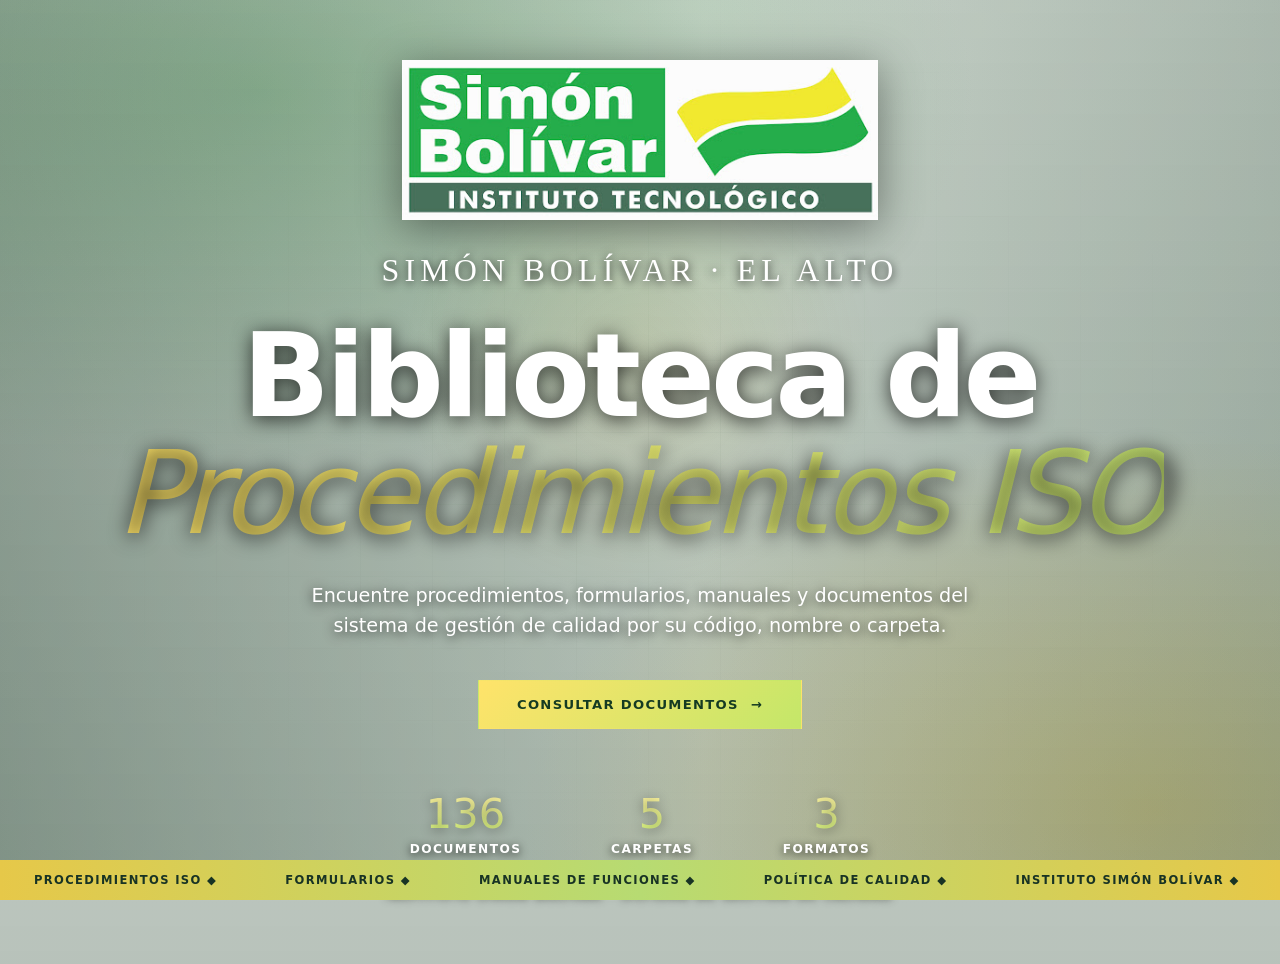
<file: index.html>
<!DOCTYPE html>
<html lang="es">
<head>
<meta charset="UTF-8"><meta name="viewport" content="width=device-width, initial-scale=1.0">
<title>Procedimientos ISO · Instituto Simón Bolívar</title>
<meta name="description" content="Biblioteca digital de procedimientos, formularios y documentos ISO del Instituto Simón Bolívar.">
<link rel="stylesheet" href="assets/style.css">
</head>
<body>
<div class="bg-video welcome-video"><video autoplay muted loop playsinline preload="auto" aria-hidden="true"><source src="assets/videos/fondo%20video.mp4" type="video/mp4"></video></div>
<div class="cursor-glow" id="cg"></div>
<section class="hero">
  <div class="crest"><img src="assets/img/logo.jpg" alt="Instituto Simón Bolívar" onerror="this.parentNode.classList.add('noimg');this.remove()"></div>
  <p class="eyebrow">Simón Bolívar · El Alto</p>
  <h1>Biblioteca de<br><em>Procedimientos ISO</em></h1>
  <p class="sub">Encuentre procedimientos, formularios, manuales y documentos del sistema de gestión de calidad por su código, nombre o carpeta.</p>
  <a href="biblioteca.html" class="btn btn-gold">Consultar documentos <span>→</span></a>
  <div class="hero-stats">
    <div><b id="documentos-count">—</b><span>Documentos</span></div>
    <div><b id="carpetas-count">—</b><span>Carpetas</span></div>
    <div><b id="formatos-count">—</b><span>Formatos</span></div>
  </div>
  <div class="hero-foot">Instituto Simón Bolívar · Sistema de gestión de calidad</div>
</section>
<div class="marquee"><div class="marquee-track" id="mq"></div></div>
<script>
const cg=document.getElementById('cg');
addEventListener('mousemove',e=>{cg.style.left=e.clientX+'px';cg.style.top=e.clientY+'px'});
const words=['Procedimientos ISO','Formularios','Manuales de funciones','Política de calidad','Instituto Simón Bolívar','El Alto'];
document.getElementById('mq').innerHTML=[...words,...words,...words,...words].map(w=>`<span>${w} ◆</span>`).join('');
fetch('data/procedimientos-iso.json').then(r=>{
  if(!r.ok) throw new Error(`No se pudo cargar el catálogo (${r.status})`);
  return r.json();
}).then(docs=>{
  const valores=[docs.length,new Set(docs.map(d=>d.carpeta)).size,new Set(docs.map(d=>d.formato)).size];
  ['documentos-count','carpetas-count','formatos-count'].forEach((id,i)=>{
    document.getElementById(id).textContent=valores[i];
  });
}).catch(err=>console.error('Catálogo ISO',err));
</script>
</body></html>
</file>
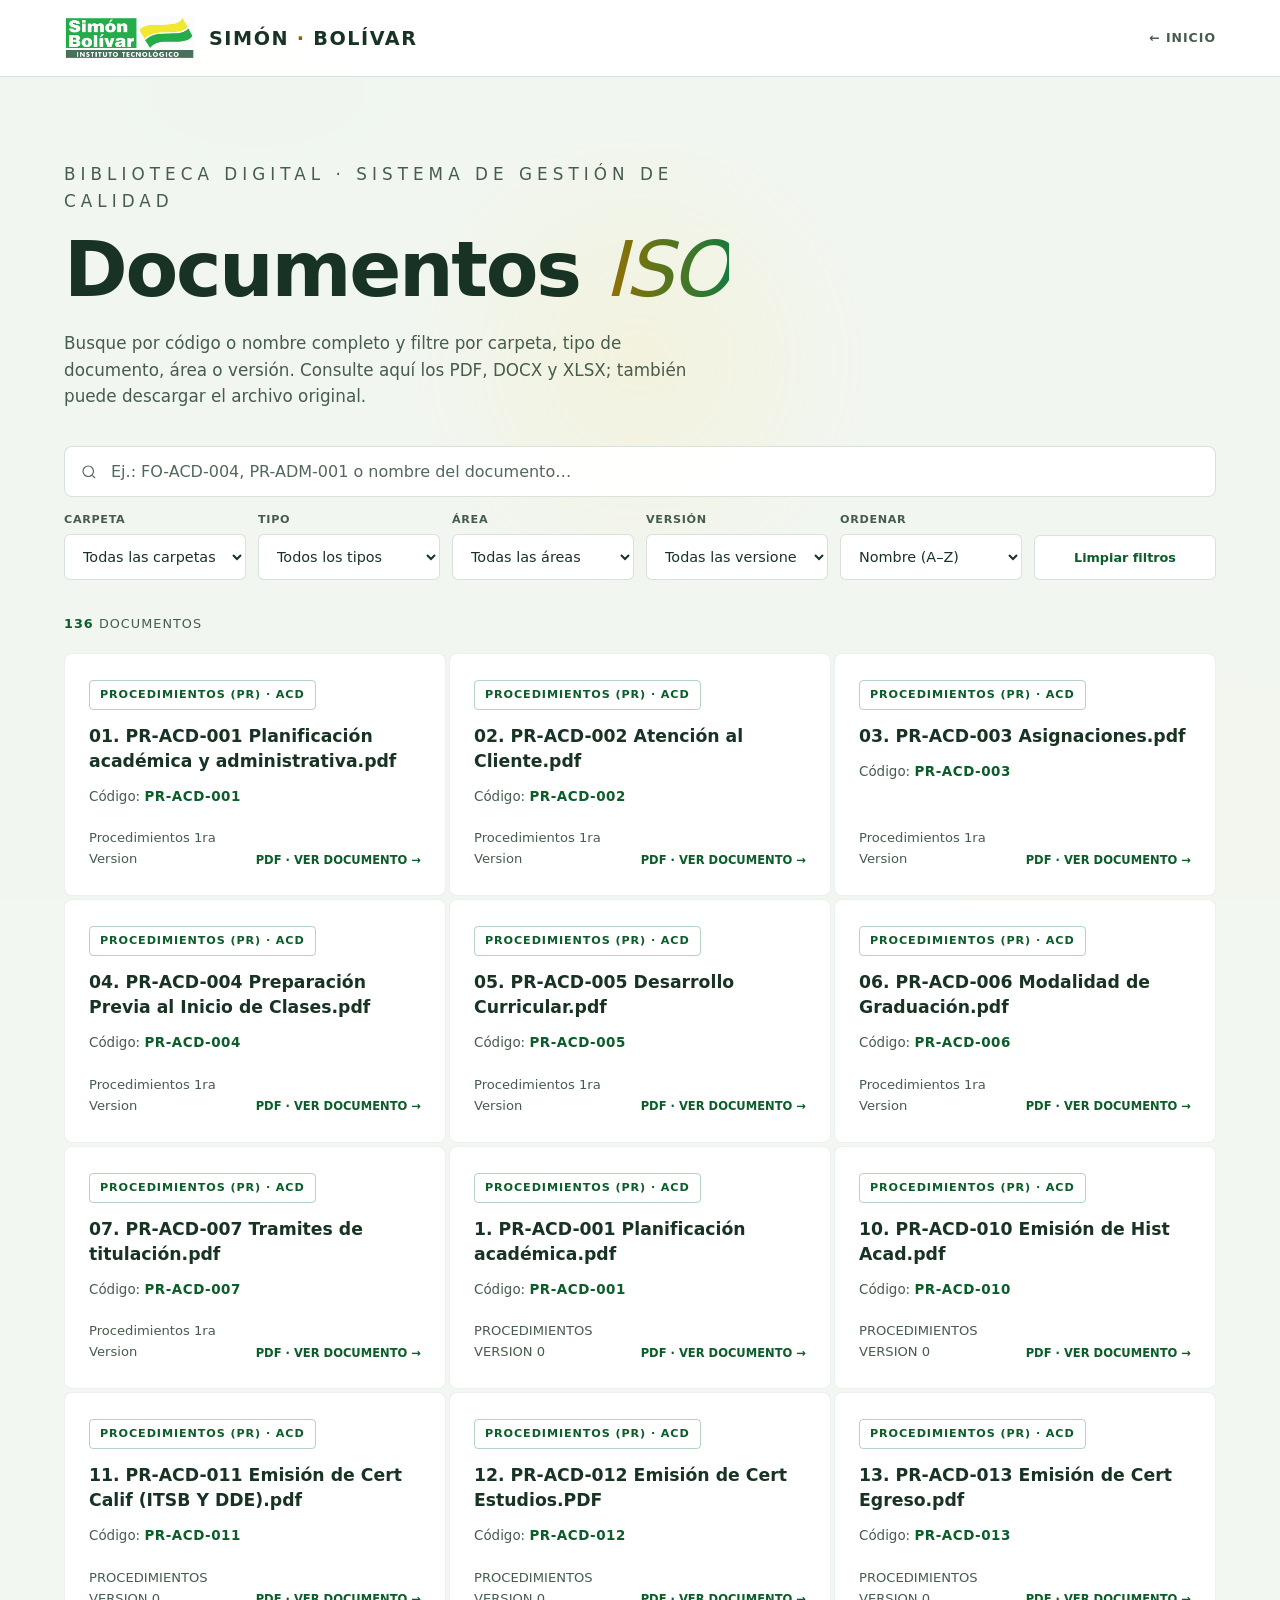
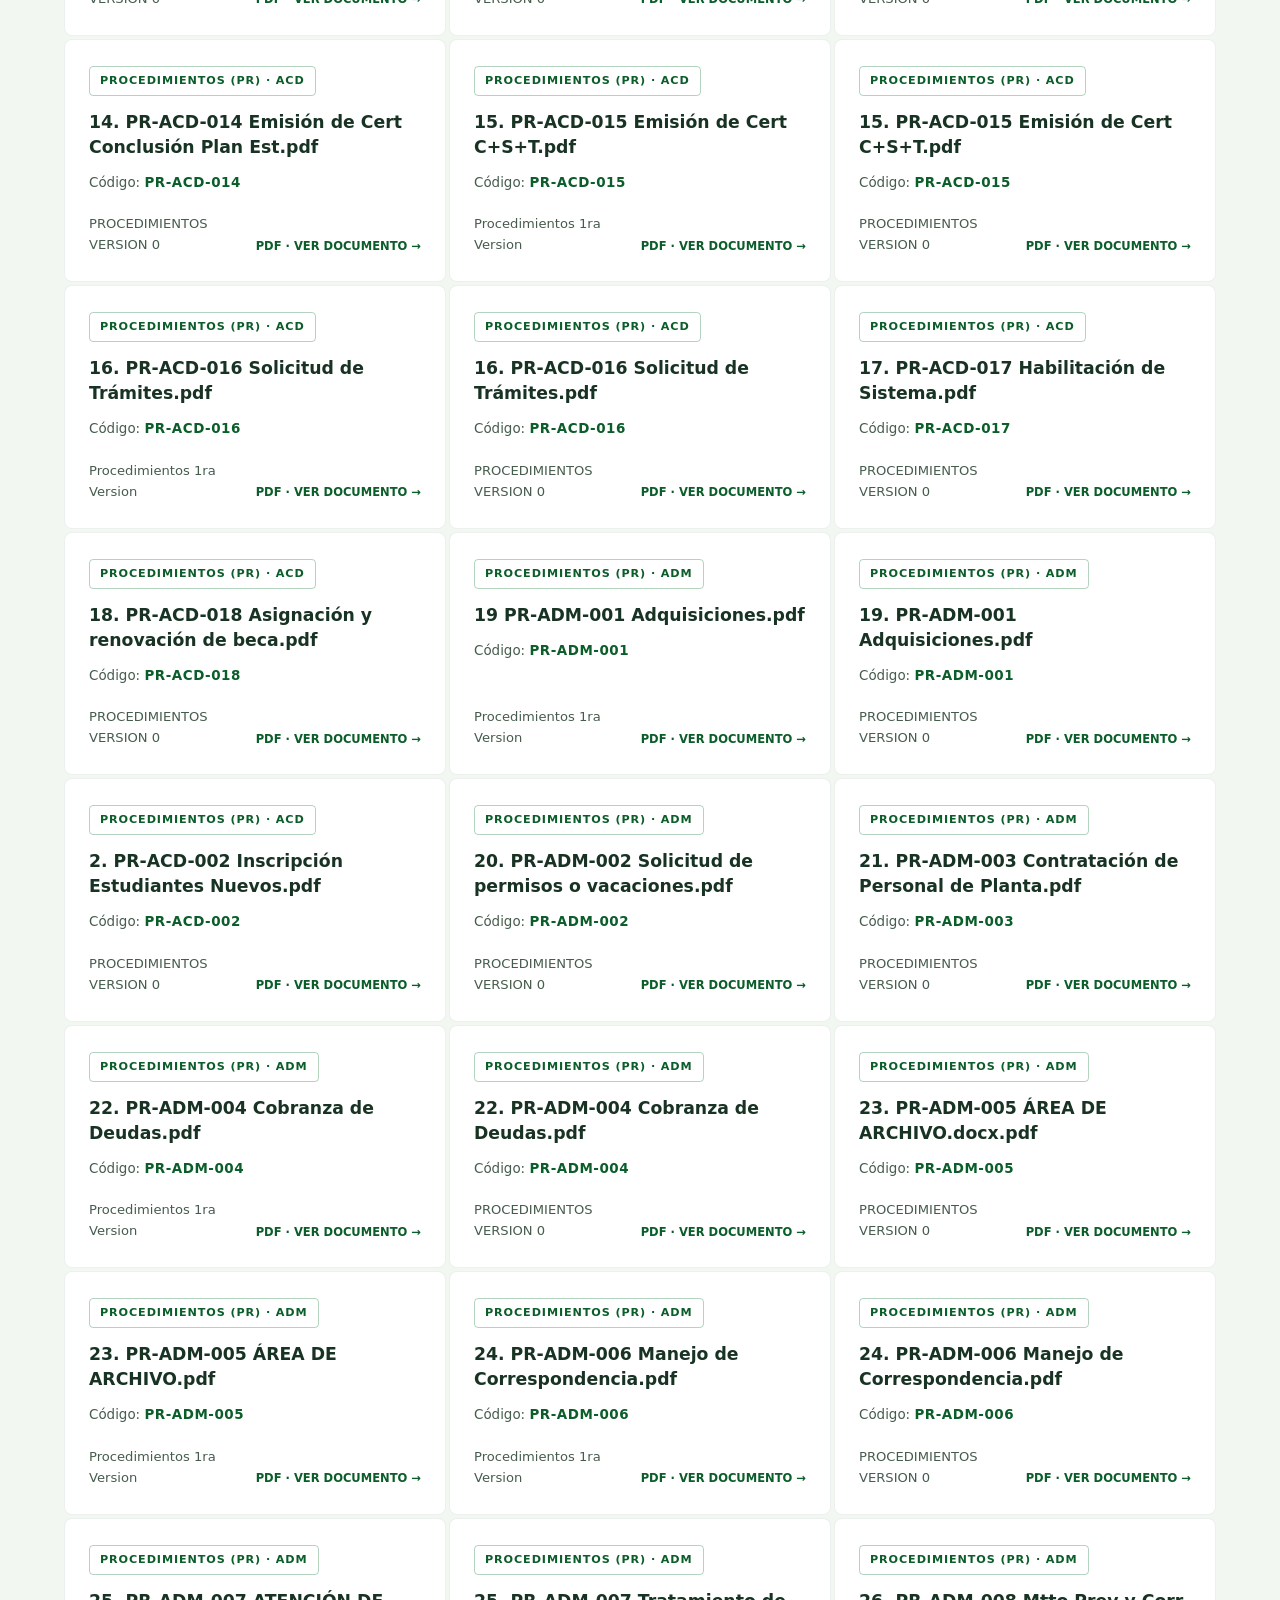
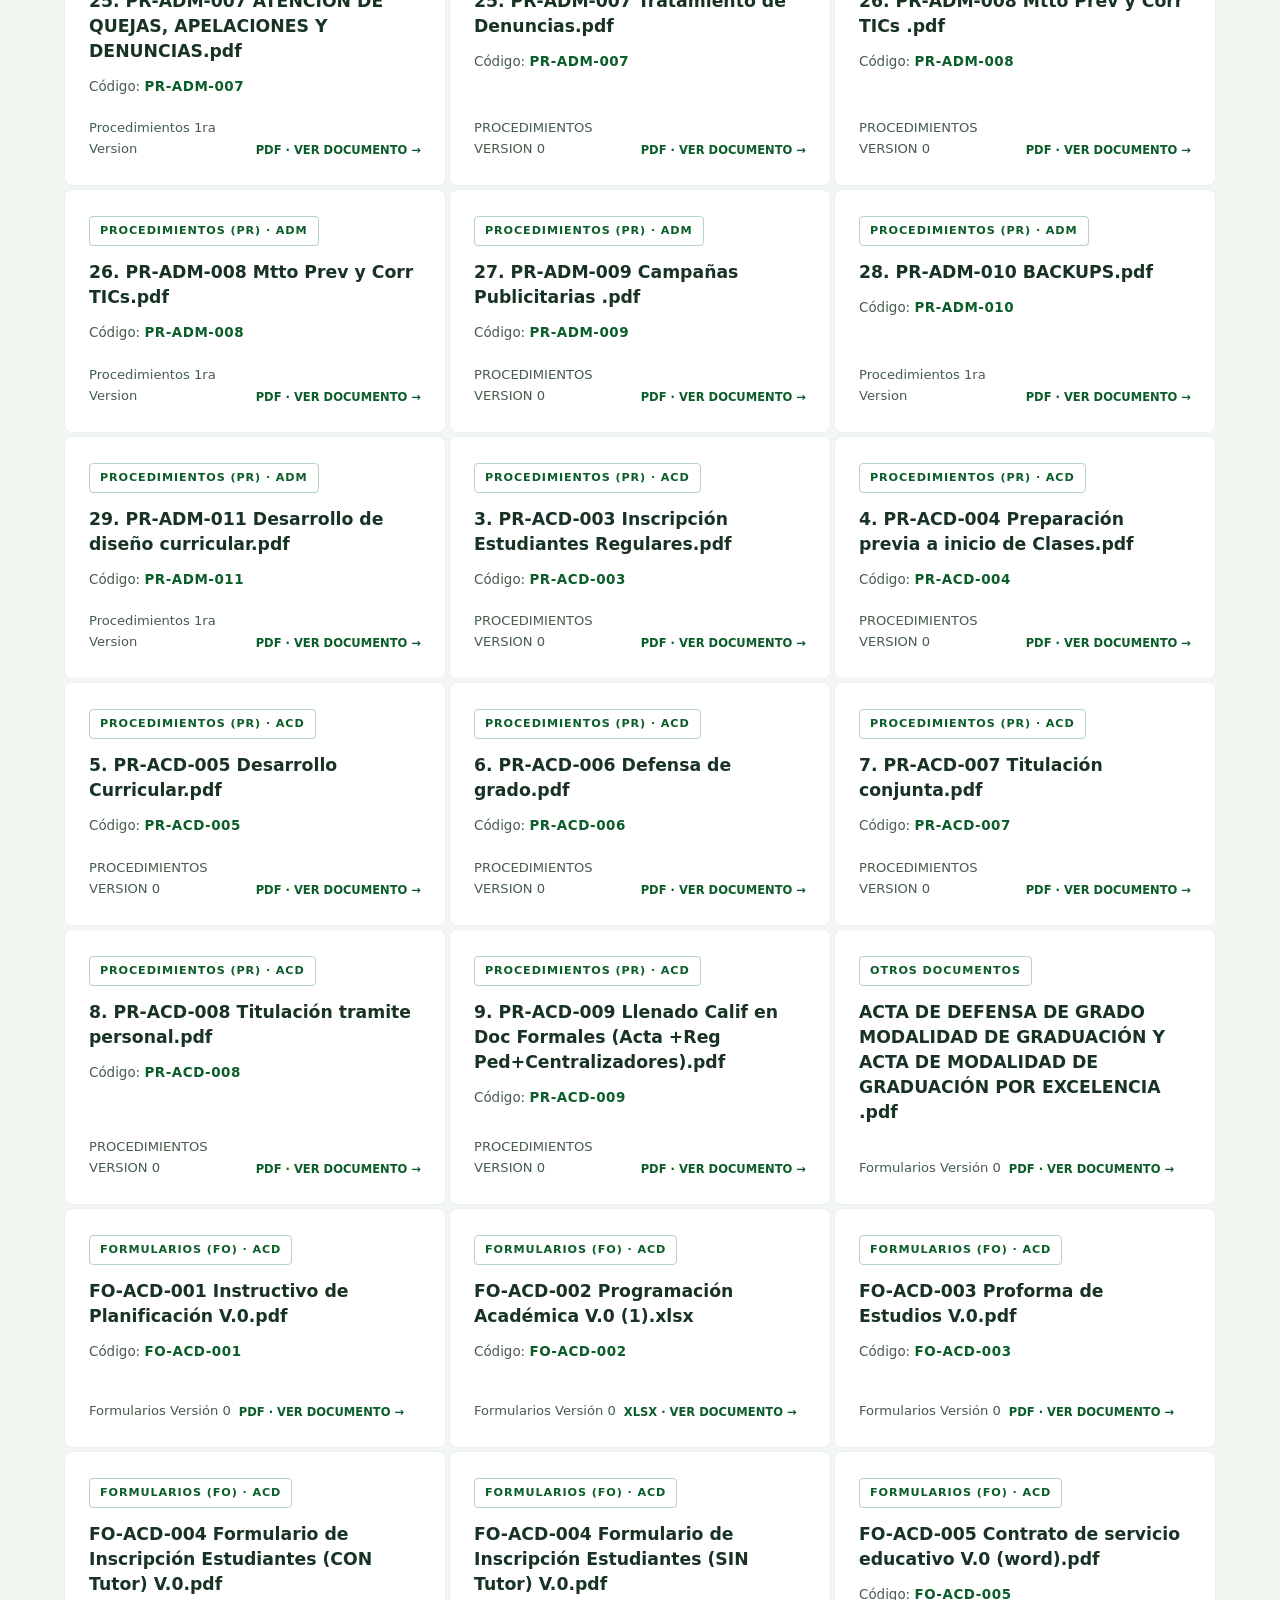
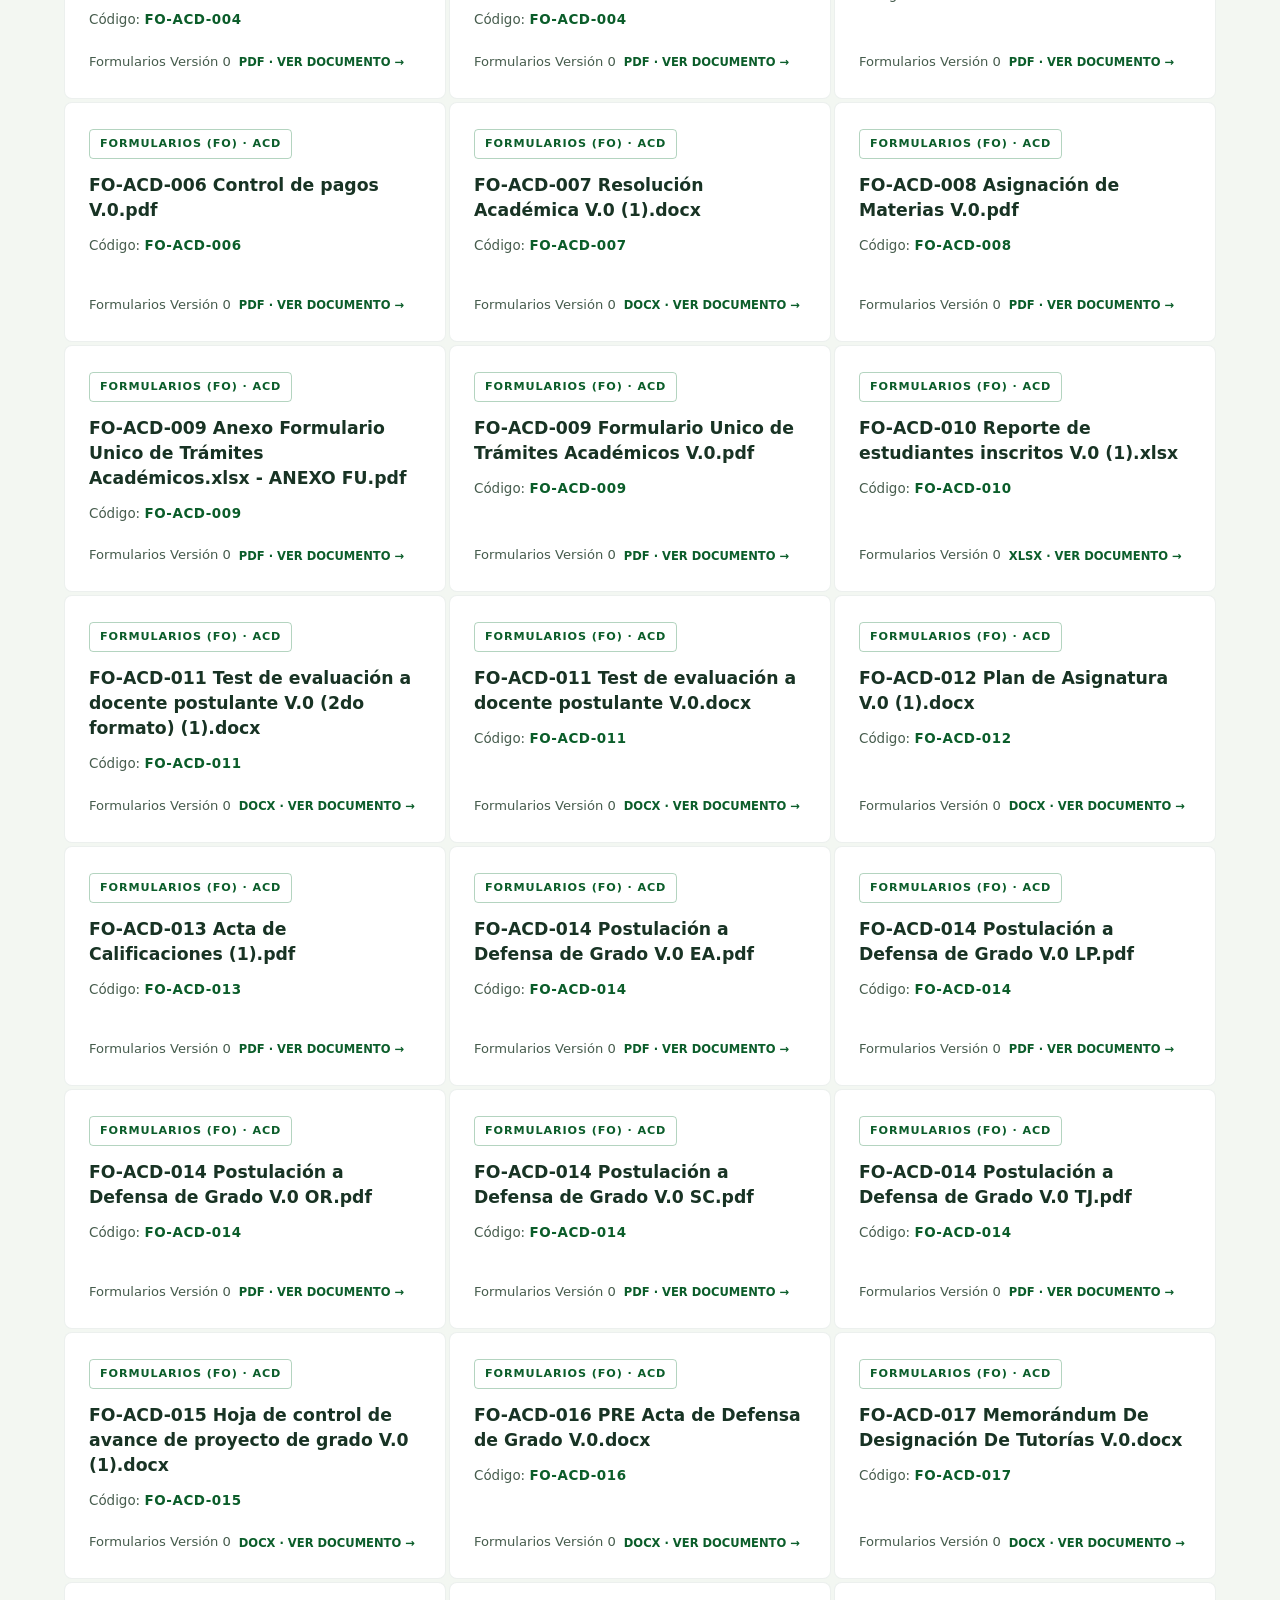
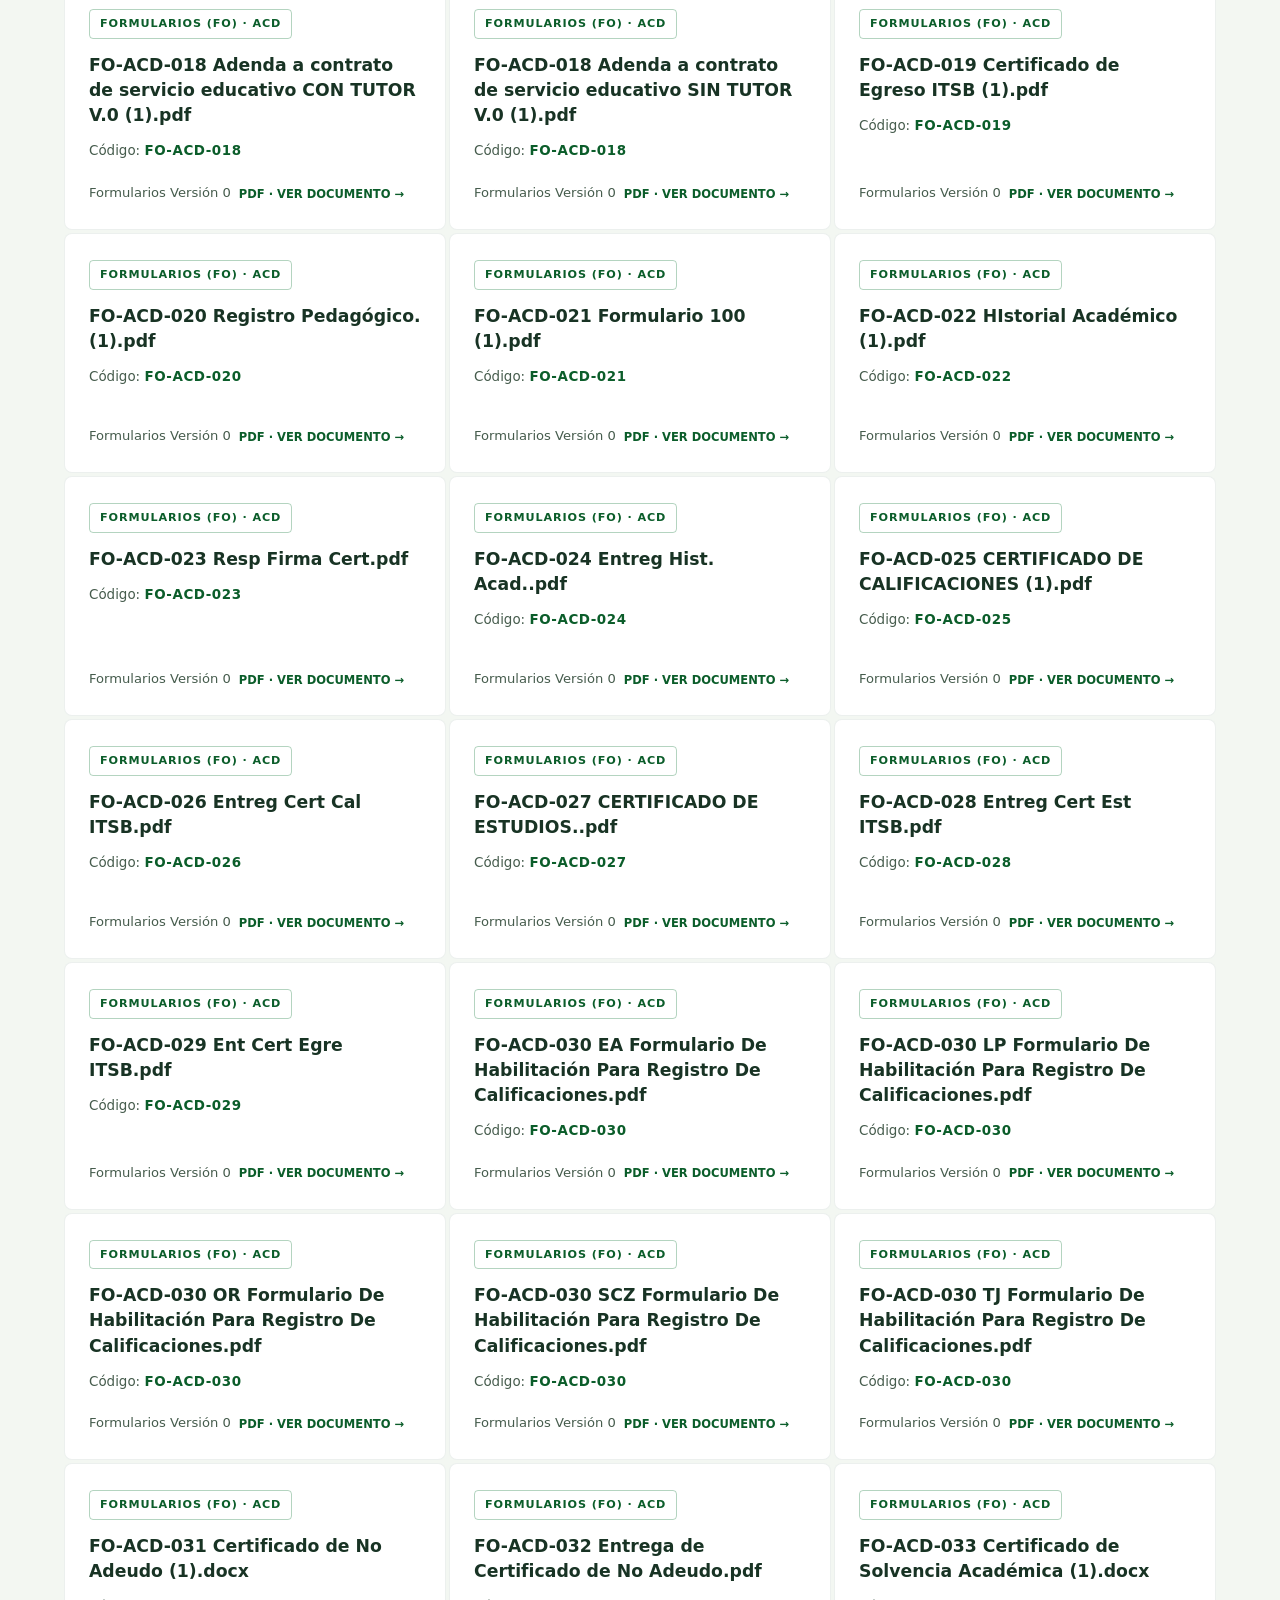
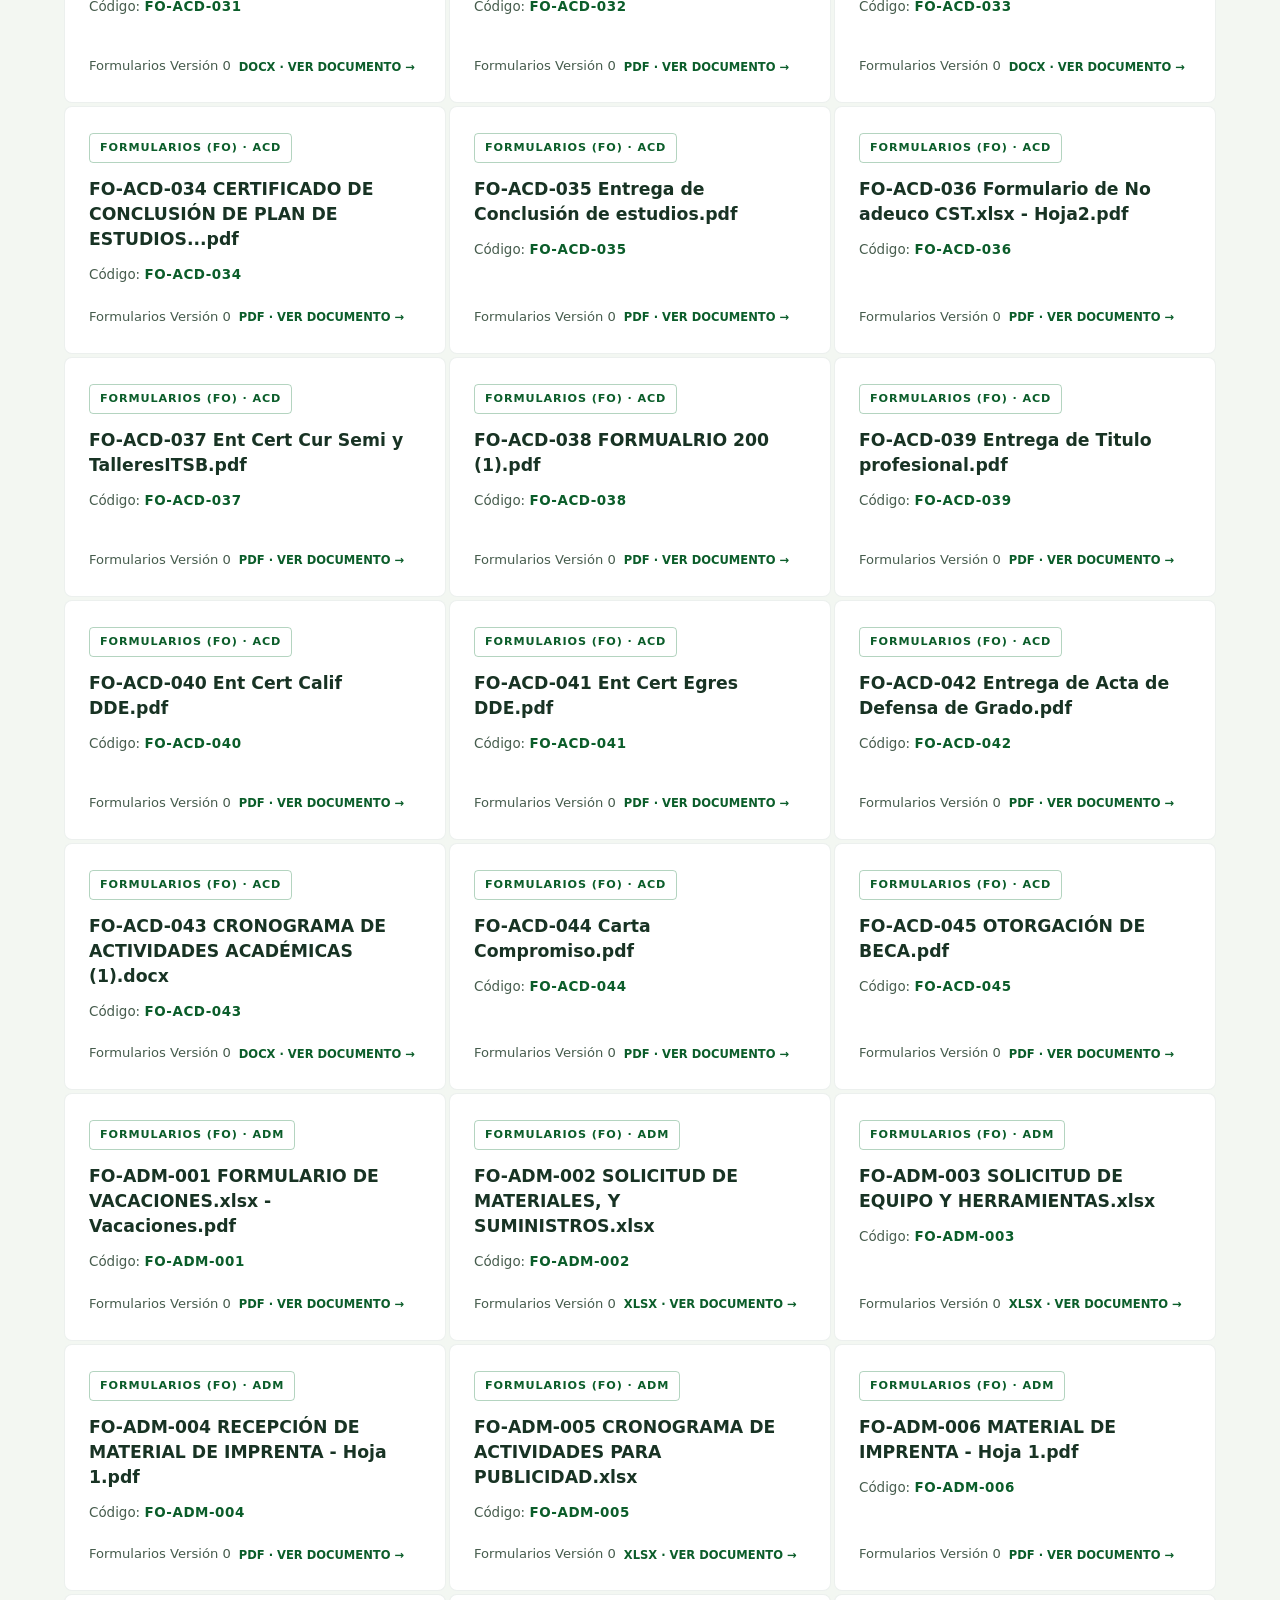
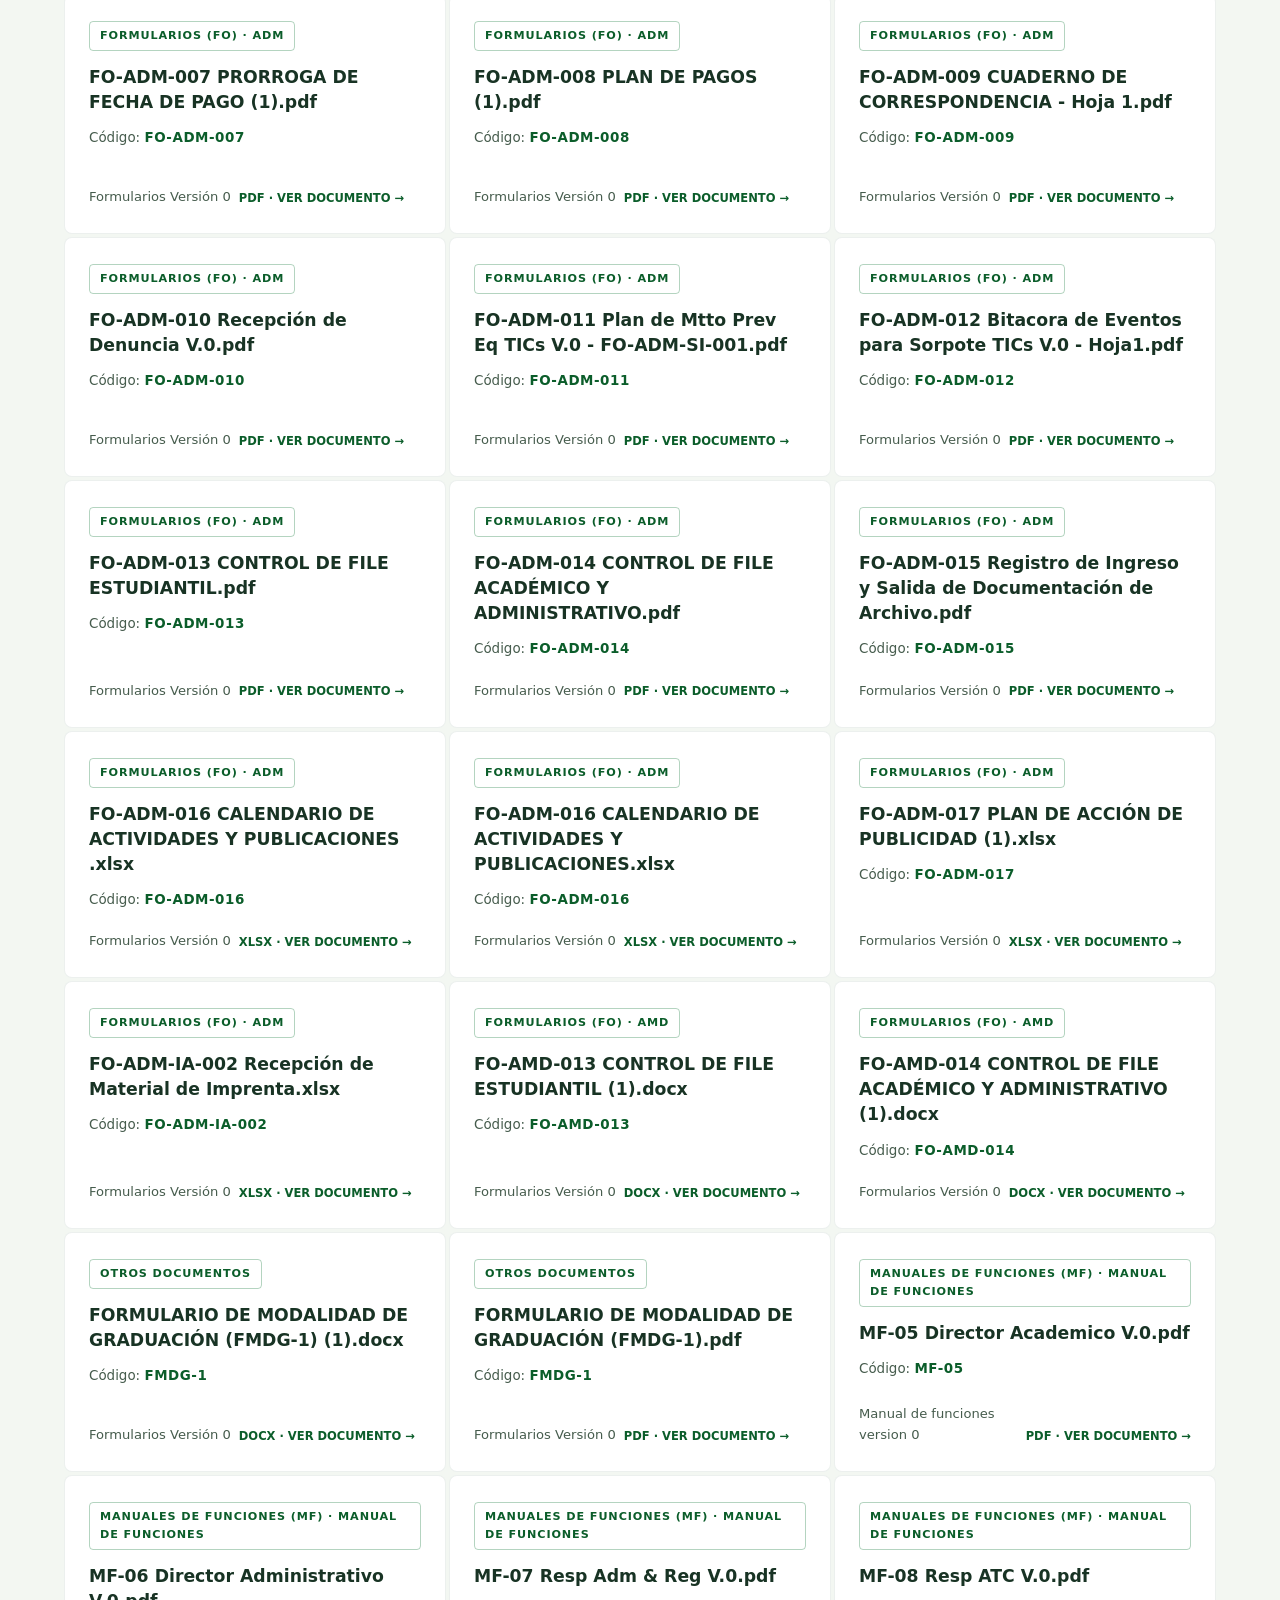
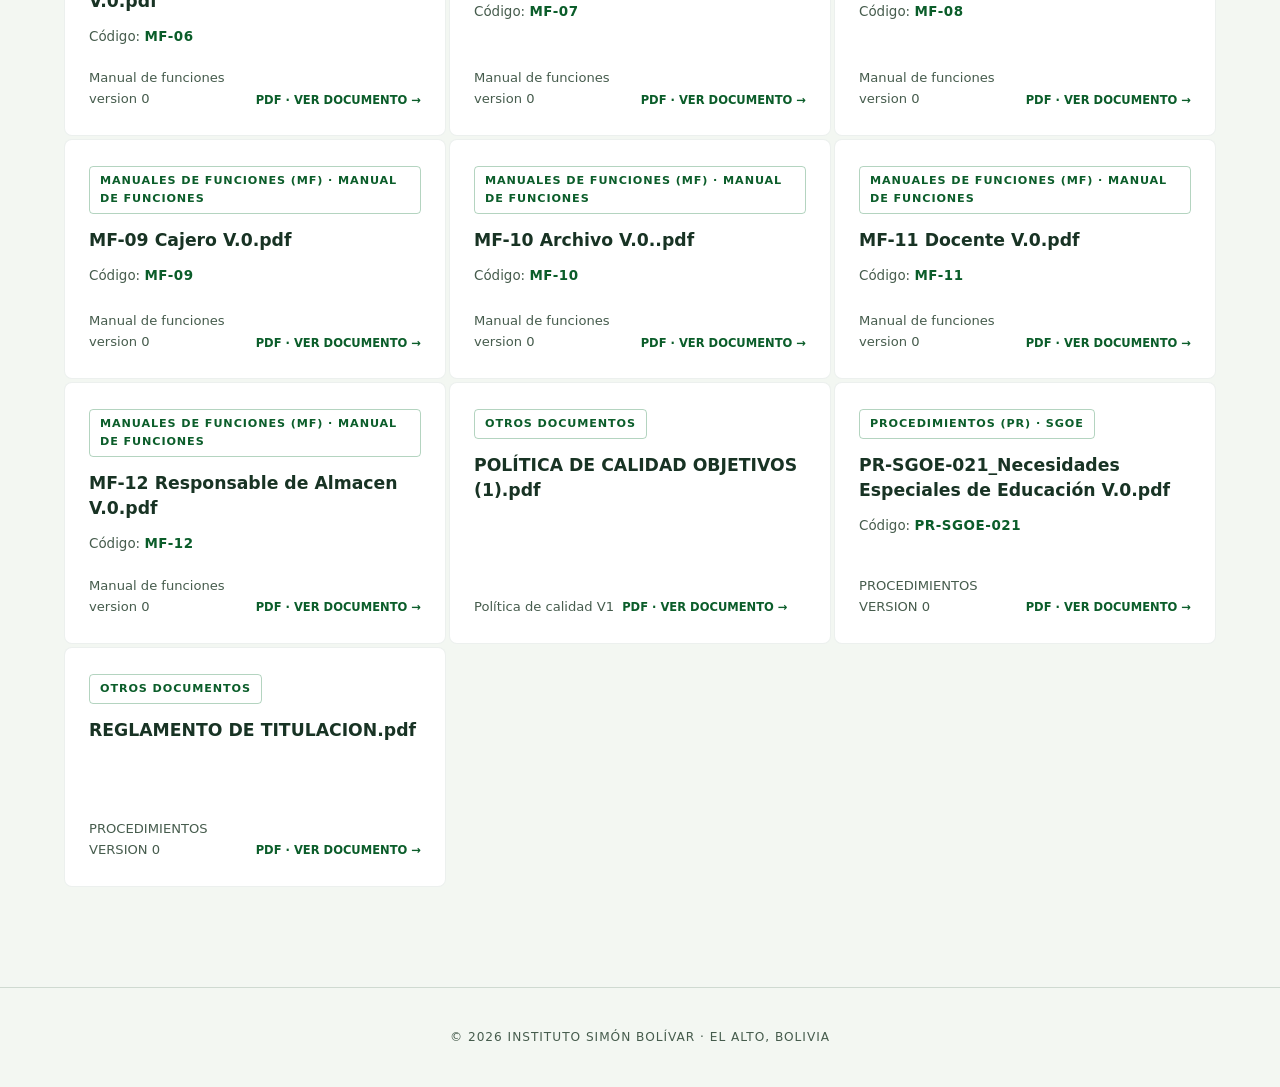
<file: biblioteca.html>
<!DOCTYPE html>
<html lang="es">
<head>
<meta charset="UTF-8"><meta name="viewport" content="width=device-width, initial-scale=1.0">
<title>Procedimientos ISO · Instituto Simón Bolívar</title>
<meta name="description" content="Busque procedimientos ISO por código, nombre completo, carpeta, tipo y área.">
<link rel="stylesheet" href="assets/style.css">
</head>
<body>
<div class="bg-video dim"><video autoplay muted loop playsinline preload="auto" aria-hidden="true"><source src="assets/videos/fondo%20video.mp4" type="video/mp4"></video></div>
<div class="cursor-glow" id="cg"></div>
<nav class="nav"><div class="nav-inner">
  <a href="index.html" class="logo"><img src="assets/img/logo.jpg" alt="" onerror="this.remove()"><span>Simón<i>·</i>Bolívar</span></a>
  <a href="index.html" class="back">← Inicio</a>
</div></nav>

<header class="lib-head">
  <p class="eyebrow">Biblioteca digital · Sistema de gestión de calidad</p>
  <h1>Documentos <em>ISO</em></h1>
  <p>Busque por código o nombre completo y filtre por carpeta, tipo de documento, área o versión. Consulte aquí los PDF, DOCX y XLSX; también puede descargar el archivo original.</p>
</header>

<div class="tools">
  <label class="search">
    <svg viewBox="0 0 24 24" fill="none" stroke="currentColor" stroke-width="1.6"><circle cx="11" cy="11" r="7"/><path d="m20 20-3.5-3.5"/></svg>
    <input id="q" type="search" placeholder="Ej.: FO-ACD-004, PR-ADM-001 o nombre del documento…" autocomplete="off" aria-label="Buscar documentos">
  </label>
  <div class="filters" id="filters">
    <label><span>Carpeta</span><select id="folder" aria-label="Filtrar por carpeta"><option value="">Todas las carpetas</option></select></label>
    <label><span>Tipo</span><select id="type" aria-label="Filtrar por tipo de documento"><option value="">Todos los tipos</option></select></label>
    <label><span>Área</span><select id="area" aria-label="Filtrar por área"><option value="">Todas las áreas</option></select></label>
    <label><span>Versión</span><select id="version" aria-label="Filtrar por versión"><option value="">Todas las versiones</option></select></label>
    <label class="sort"><span>Ordenar</span><select id="sort" aria-label="Ordenar documentos">
      <option value="nombre">Nombre (A–Z)</option>
      <option value="codigo">Código</option>
      <option value="carpeta">Carpeta</option>
    </select></label>
    <button class="reset" id="reset" type="button">Limpiar filtros</button>
  </div>
</div>
<div class="count" id="count"></div>
<main class="grid" id="grid"></main>
<footer class="footer">© 2026 Instituto Simón Bolívar · El Alto, Bolivia</footer>

<div class="modal" id="modal" role="dialog" aria-modal="true" aria-labelledby="document-title">
  <div class="panel">
    <button class="close" id="close" aria-label="Cerrar">×</button>
    <aside class="side" id="side"></aside>
    <div class="viewer" id="viewer"></div>
  </div>
</div>

<script src="assets/vendor/pdf.min.js"></script>
<script src="assets/vendor/mammoth.browser.min.js"></script>
<script src="assets/vendor/xlsx.full.min.js"></script>
<script src="assets/vendor/purify.min.js"></script>
<script src="assets/app.js"></script>
</body></html>
</file>
<file: assets/style.css>
:root{
  --bg:#f3f7f2; --surface:rgba(255,255,255,.96); --surface2:rgba(237,245,238,.98); --line:rgba(24,68,39,.16); --green:#167a3b; --green-d:#0b5d2a;
  --gold:#8a6500; --gold-bright:#765600; --gold-line:rgba(138,101,0,.35);
  --text:#183324; --dim:#465c4d; --ease:cubic-bezier(.2,.7,.2,1);
  --serif:'Segoe UI',system-ui,sans-serif; --sans:'Segoe UI',system-ui,sans-serif;
}
*{box-sizing:border-box;margin:0;padding:0}
html{scroll-behavior:smooth}
body{background:var(--bg);color:var(--text);font-family:var(--sans);font-weight:400;line-height:1.6;-webkit-font-smoothing:antialiased;overflow-x:hidden}
a{color:inherit;text-decoration:none}
::selection{background:var(--gold);color:#000}
.eyebrow{font-size:.68rem;letter-spacing:.3em;text-transform:uppercase;color:var(--gold);font-weight:500}
.btn{display:inline-flex;align-items:center;gap:12px;padding:16px 38px;font:600 .82rem var(--sans);letter-spacing:.1em;text-transform:uppercase;border:1px solid var(--gold);cursor:pointer;transition:.4s var(--ease);background:transparent;color:var(--gold)}
.btn-gold{background:linear-gradient(135deg,#ffe36a,#c4e769);color:#153b22;border-color:transparent;font-weight:700}
.btn-gold:hover{background:#ffe36a;color:#153b22;box-shadow:0 0 40px rgba(255,210,26,.35);transform:translateY(-2px)}
.btn-ghost:hover{background:rgba(255,210,26,.1)}
.cursor-glow{position:fixed;width:520px;height:520px;border-radius:50%;pointer-events:none;z-index:0;transform:translate(-50%,-50%);background:radial-gradient(circle,rgba(255,210,26,.09),transparent 65%);left:50%;top:40%}

/* ===== WELCOME ===== */
.hero{position:relative;min-height:100vh;min-height:100svh;display:flex;flex-direction:column;justify-content:center;align-items:center;text-align:center;padding:60px 6vw 104px;overflow:hidden;isolation:isolate}
.hero::before{content:'';position:absolute;inset:0;z-index:-2;background:linear-gradient(180deg,rgba(8,37,22,.10),rgba(8,37,22,.25))}
.hero::after{content:'';position:absolute;inset:0;z-index:-1;opacity:.18;
  background-image:linear-gradient(var(--line) 1px,transparent 1px),linear-gradient(90deg,var(--line) 1px,transparent 1px);
  background-size:72px 72px;mask-image:radial-gradient(ellipse 70% 70% at 50% 45%,#000,transparent 75%);-webkit-mask-image:radial-gradient(ellipse 70% 70% at 50% 45%,#000,transparent 75%)}
.crest{width:92px;height:92px;border:1px solid var(--gold-line);border-radius:50%;display:grid;place-items:center;font:500 2rem var(--serif);color:var(--gold);letter-spacing:.05em;margin-bottom:34px;position:relative;animation:fadeUp 1s var(--ease) both}
.crest::before{content:'';position:absolute;inset:7px;border:1px solid var(--gold-line);border-radius:50%}
.hero .eyebrow{animation:fadeUp 1s .1s var(--ease) both;margin-bottom:26px}
.hero h1{font:700 clamp(3.2rem,9vw,7.6rem)/1.02 var(--serif);letter-spacing:-.035em;animation:fadeUp 1.1s .2s var(--ease) both}
.hero h1 em{font-style:italic;color:var(--gold-bright);font-weight:500}
.hero .sub{max-width:680px;margin:28px auto 38px;color:#fff;font-size:clamp(1rem,1.5vw,1.2rem);font-weight:500;text-shadow:0 2px 12px rgba(0,0,0,.8);animation:fadeUp 1.1s .35s var(--ease) both}
.hero .btn{animation:fadeUp 1.1s .5s var(--ease) both}
.hero-stats{display:flex;gap:clamp(30px,7vw,90px);margin-top:64px;animation:fadeUp 1.1s .65s var(--ease) both}
.hero-stats b{display:block;font:500 2.6rem/1 var(--serif);color:var(--gold)}
.hero-stats span{font-size:.76rem;letter-spacing:.12em;text-transform:uppercase;color:#fff;font-weight:600;text-shadow:0 2px 8px rgba(0,0,0,.8)}
.hero-foot{position:absolute;bottom:62px;left:0;right:0;font-size:.72rem;letter-spacing:.15em;text-transform:uppercase;color:#fff;font-weight:600;text-shadow:0 2px 8px rgba(0,0,0,.8)}
.marquee{position:fixed;right:0;bottom:0;left:0;z-index:20;overflow:hidden;background:var(--gold);padding:13px 0}
.marquee-track{display:flex;width:max-content;animation:marquee 30s linear infinite}
.marquee-track span{padding:0 34px;font:700 .72rem var(--sans);letter-spacing:.12em;text-transform:uppercase;color:#153b22;white-space:nowrap}
@keyframes marquee{to{transform:translateX(-50%)}}
@keyframes fadeUp{from{opacity:0;transform:translateY(28px)}to{opacity:1;transform:none}}

/* ===== LIBRARY ===== */
.nav{position:sticky;top:0;z-index:50;background:rgba(255,255,255,.94);backdrop-filter:blur(16px);border-bottom:1px solid var(--line)}
.nav-inner{max-width:1360px;margin:auto;padding:16px 5vw;display:flex;align-items:center;justify-content:space-between;gap:20px}
.logo{font:700 1.2rem var(--serif);letter-spacing:.08em;text-transform:uppercase}
.logo i{color:var(--gold);font-style:normal;margin:0 .4em}
.back{font-size:.78rem;font-weight:600;letter-spacing:.08em;text-transform:uppercase;color:var(--dim);transition:.3s}
.back:hover{color:var(--gold)}
.lib-head{max-width:1360px;margin:auto;padding:84px 5vw 36px;position:relative;z-index:1}
.lib-head h1{font:700 clamp(2.6rem,6vw,5rem)/1.08 var(--serif);letter-spacing:-.03em;margin:14px 0 18px}
.lib-head h1 em{font-style:italic;color:var(--gold-bright);font-weight:500}
.lib-head p{color:var(--dim);max-width:640px;font-size:1.05rem}
.tools{max-width:1360px;margin:0 auto;padding:0 5vw 34px;display:flex;flex-wrap:wrap;gap:14px;align-items:center;position:relative;z-index:1}
.search{flex:1 1 320px;position:relative}
.search input{width:100%;background:var(--surface);border:1px solid var(--line);border-radius:8px;color:var(--text);padding:15px 18px 15px 46px;font:400 1rem var(--sans);outline:none;transition:.3s}
.search input:focus{border-color:var(--green);box-shadow:0 0 0 3px rgba(22,122,59,.14)}
.search input::placeholder{color:#52685a;opacity:1}
.search svg{position:absolute;left:16px;top:50%;transform:translateY(-50%);width:18px;opacity:.75}
.chips{display:flex;gap:8px;flex-wrap:wrap}
.chip{background:var(--surface);border:1px solid var(--line);border-radius:6px;color:var(--dim);padding:12px 18px;font:600 .76rem var(--sans);letter-spacing:.06em;text-transform:uppercase;cursor:pointer;transition:.3s}
.chip:hover{border-color:var(--gold-line);color:var(--text)}
.chip.on{background:linear-gradient(135deg,#ffe36a,#c4e769);border-color:#b18a19;color:#153b22}
select{background:var(--surface);border:1px solid var(--line);border-radius:6px;color:var(--text);padding:13px 14px;font:400 .9rem var(--sans);outline:none}
.count{max-width:1360px;margin:0 auto;padding:0 5vw 18px;font-size:.8rem;letter-spacing:.08em;text-transform:uppercase;color:var(--dim);position:relative;z-index:1}
.count b{color:var(--green-d);font-weight:700}
.grid{max-width:1360px;margin:0 auto;padding:0 5vw 100px;display:grid;grid-template-columns:repeat(auto-fill,minmax(340px,1fr));gap:3px;position:relative;z-index:1}
.card{background:var(--surface);padding:30px 28px 26px;display:flex;flex-direction:column;cursor:pointer;position:relative;overflow:hidden;border:1px solid rgba(24,68,39,.08);border-radius:8px;text-align:left;color:inherit;font:inherit;transition:background .4s,transform .5s var(--ease),box-shadow .4s}
.card::before{content:'';position:absolute;left:0;top:0;height:2px;width:0;background:var(--gold);transition:width .6s var(--ease)}
.card:hover,.card:focus-visible{background:#fff;outline:3px solid rgba(22,122,59,.3);outline-offset:1px;box-shadow:0 12px 30px rgba(23,65,38,.12)}
.card:hover::before,.card:focus-visible::before{width:100%}
.card .num{position:absolute;right:18px;bottom:-14px;font:700 6rem/1 var(--serif);color:rgba(24,68,39,.07);pointer-events:none}
.tag{display:inline-block;align-self:flex-start;font-size:.7rem;letter-spacing:.08em;text-transform:uppercase;color:var(--green-d);border:1px solid rgba(22,122,59,.32);border-radius:4px;padding:5px 10px;margin-bottom:20px;font-weight:700}
.tag.auto{color:#126b34;border-color:rgba(18,107,52,.4)}
.card h3{font:650 1.2rem/1.45 var(--serif);margin-bottom:6px;display:-webkit-box;line-clamp:4;-webkit-line-clamp:4;-webkit-box-orient:vertical;overflow:hidden}
.caso{font-size:.9rem;color:var(--gold-bright);margin-bottom:14px;font-weight:600}
.card .autor{margin-top:auto;padding-top:18px;font:600 .95rem var(--sans);letter-spacing:.01em}
.card .meta{font-size:.82rem;color:var(--dim);margin-top:3px;display:flex;justify-content:space-between;gap:8px;align-items:center}
.card .meta .read{color:var(--green-d);letter-spacing:.08em;text-transform:uppercase;font-size:.75rem;font-weight:700;opacity:0;transform:translateX(-6px);transition:.4s}
.card:hover .read{opacity:1;transform:none}
.empty{grid-column:1/-1;text-align:center;padding:90px 0;color:var(--dim)}
.footer{border-top:1px solid var(--line);padding:40px 5vw;text-align:center;font-size:.76rem;letter-spacing:.08em;text-transform:uppercase;color:var(--dim);position:relative;z-index:1}

/* ===== ISO DOCUMENT CATALOG ===== */
.filters{width:100%;display:grid;grid-template-columns:repeat(auto-fit,minmax(165px,1fr));gap:12px;align-items:end}
.filters label{display:grid;gap:5px;color:var(--dim);font-size:.7rem;font-weight:700;letter-spacing:.06em;text-transform:uppercase}
.filters select{width:100%;min-width:0}
.filters .reset{min-height:45px;padding:10px 16px;border:1px solid var(--line);border-radius:6px;background:var(--surface);color:var(--green-d);font:600 .8rem var(--sans);cursor:pointer}
.filters .reset:hover{border-color:var(--green);background:#fff}
.document-card{min-height:240px;padding:26px 24px}
.document-card .tag{margin-bottom:14px}
.document-card h3{display:block;overflow:visible;overflow-wrap:anywhere;line-clamp:unset;-webkit-line-clamp:unset;margin-bottom:12px;font-size:1.08rem}
.doc-code{color:var(--dim);font-size:.84rem}
.doc-code strong{color:var(--green-d);letter-spacing:.04em}
.document-card .meta{margin-top:auto;padding-top:20px;align-items:flex-end}
.document-card .meta span:first-child{overflow-wrap:anywhere}
.document-card .meta span:last-child{flex-shrink:0;color:var(--green-d);font-size:.72rem;font-weight:700;text-transform:uppercase}
.side h2{overflow-wrap:anywhere;font-size:1.2rem}
.document-actions{display:grid;gap:10px;margin-top:26px}
.download-btn,.open-link{display:block;padding:12px 14px;border-radius:6px;text-align:center;font-size:.82rem;font-weight:700}
.download-btn{border:1px solid var(--green-d);background:var(--green-d);color:#fff}
.download-btn:hover{background:var(--green);border-color:var(--green)}
.open-link{border:1px solid var(--line);color:var(--green-d)}
.open-link:hover{border-color:var(--green);background:#fff}
.vbar span{max-width:90%;overflow-wrap:anywhere;text-align:center}
.office-docx{max-width:900px;margin:28px auto 60px;padding:clamp(22px,5vw,60px);background:#fff;box-shadow:0 8px 28px rgba(0,0,0,.12);color:#222;user-select:text;-webkit-user-select:text;line-height:1.7}
.office-docx h1,.office-docx h2,.office-docx h3,.office-docx h4,.office-docx h5,.office-docx h6{margin:1.1em 0 .5em;color:#183324}
.office-docx p{margin:.55em 0;white-space:pre-wrap}
.office-docx ul,.office-docx ol{padding-left:2em;margin:.7em 0}
.office-docx table{width:100%;border-collapse:collapse;margin:1em 0}
.office-docx td,.office-docx th{border:1px solid #cbd5cb;padding:7px 10px;vertical-align:top}
.office-docx a{color:var(--green-d);text-decoration:underline}
.office-toolbar{flex-direction:column;align-items:stretch;gap:8px}
.sheet-tabs{display:flex;gap:6px;overflow-x:auto;max-width:100%;padding:2px}
.office-toolbar .sheet-tab{width:auto;height:auto;min-height:34px;flex:0 0 auto;padding:7px 12px;border:1px solid var(--line);border-radius:5px;background:#fff;color:var(--text);font:600 .78rem var(--sans);white-space:nowrap;cursor:pointer}
.sheet-tab.on{border-color:var(--green);background:var(--green-d);color:#fff}
.office-sheet-wrap{overflow:auto;padding:18px;user-select:text;-webkit-user-select:text}
.office-sheet{border-collapse:collapse;background:#fff;color:#222;font-size:.82rem}
.office-sheet td{min-width:90px;max-width:360px;border:1px solid #cbd5cb;padding:7px 9px;white-space:pre-wrap;overflow-wrap:anywhere;vertical-align:top}
.sheet-note{margin:12px 0;color:var(--dim);font-size:.8rem}

/* ===== MODAL / VIEWER ===== */
.modal{position:fixed;inset:0;z-index:100;display:none;background:rgba(18,44,27,.62);backdrop-filter:blur(8px)}
.modal.open{display:block;animation:fade .3s}
@keyframes fade{from{opacity:0}}
.panel{position:absolute;inset:3vh 3vw;display:grid;grid-template-columns:340px 1fr;background:#fff;border:1px solid var(--gold-line);border-radius:10px;overflow:hidden}
.side{padding:34px 28px;overflow-y:auto;border-right:1px solid var(--line);background:var(--surface2)}
.side h2{font:500 1.5rem/1.25 var(--serif);margin:14px 0 22px}
.side dl{display:grid;gap:15px}
.side dt{font-size:.58rem;letter-spacing:.22em;text-transform:uppercase;color:var(--gold);margin-bottom:2px}
.side dd{font-size:.95rem}
.close{position:absolute;top:12px;right:14px;z-index:5;width:42px;height:42px;background:#fff;border:1px solid var(--gold-line);border-radius:6px;color:var(--green-d);font-size:1.3rem;cursor:pointer;transition:.3s}
.close:hover{background:var(--gold);color:#000}
.viewer{position:relative;overflow-y:auto;background:#edf2ed;user-select:none;-webkit-user-select:none;scroll-behavior:auto}
.viewer .pages{padding:28px 20px 60px;display:flex;flex-direction:column;align-items:center;gap:16px}
.viewer canvas{max-width:100%;height:auto!important;box-shadow:0 10px 40px rgba(0,0,0,.6);background:#fff;pointer-events:none}
.pg-ph{background:#e1ebe2;width:min(900px,100%);aspect-ratio:1/1.3;display:grid;place-items:center;color:#435c4a;font-size:.8rem;letter-spacing:.08em;text-transform:uppercase}
.vbar{position:sticky;top:0;z-index:4;display:flex;justify-content:center;gap:10px;align-items:center;padding:10px;background:rgba(255,255,255,.96);backdrop-filter:blur(8px);border-bottom:1px solid var(--line);font-size:.82rem;color:var(--dim)}
.vbar button{background:transparent;border:1px solid var(--line);color:var(--text);width:34px;height:34px;cursor:pointer;font-size:1rem}
.vbar button:hover{border-color:var(--gold);color:var(--gold)}
.vmsg{padding:80px 30px;text-align:center;color:var(--dim)}
.vmsg b{display:block;font:500 1.6rem var(--serif);color:var(--text);margin-bottom:8px}
@media print{body{display:none!important}}
@media(max-width:900px){
  .panel{inset:0;grid-template-columns:minmax(0,1fr);grid-template-rows:auto minmax(0,1fr);border-radius:0}
  .side{max-height:34vh;border-right:0;border-bottom:1px solid var(--line);padding:22px 18px}
  .side h2{padding-right:38px}
  .viewer{min-width:0}
  .hero-stats{gap:28px}
  .grid{grid-template-columns:1fr}
}

/* ===== VIDEO DE FONDO + LOGO ===== */
body{background:var(--bg)}
.bg-video{position:fixed;inset:0;z-index:-1;overflow:hidden;background:
  radial-gradient(ellipse 80% 60% at 20% 10%,#b5dbb8,transparent 70%),
  radial-gradient(ellipse 70% 60% at 90% 90%,#f5e7a7,transparent 70%),#eaf1e9}
@keyframes pulseBg{to{filter:hue-rotate(-12deg) brightness(1.15)}}
.bg-video video{position:absolute;inset:0;width:100%;height:100%;object-fit:cover}
.bg-video::after{content:'';position:absolute;inset:0;background:rgba(243,247,242,.82)}
.bg-video.dim::after{background:rgba(243,247,242,.96)}
.bg-video.welcome-video video{filter:brightness(1.12) saturate(1.05)}
.bg-video.welcome-video::after{background:linear-gradient(90deg,rgba(10,43,25,.30),rgba(10,43,25,.04) 55%,rgba(10,43,25,.2))}
.crest{border:0;width:auto;height:auto;border-radius:0;margin-bottom:30px}
.crest::before{display:none}
.crest img{height:clamp(110px,16vw,160px);width:auto;display:block;filter:drop-shadow(0 8px 22px rgba(0,0,0,.42))}
.crest.noimg{width:92px;height:92px;border:1px solid var(--gold-line);border-radius:50%;display:grid;place-items:center}
.crest.noimg::after{content:'SB';font:500 2rem var(--serif);color:var(--gold)}
.logo{display:flex;align-items:center;gap:14px}
.logo img{height:44px;width:auto}
.hero h1{color:#fff;text-shadow:0 3px 20px rgba(0,0,0,.72)}
.hero h1 em{background:linear-gradient(90deg,#ffe36a,#d2f27a);-webkit-background-clip:text;background-clip:text;color:transparent}
.hero .eyebrow{color:#fff;text-shadow:0 2px 10px rgba(0,0,0,.85);font-family:Georgia,'Times New Roman',serif;font-size:2rem;font-weight:500;line-height:1.3;letter-spacing:.16em}
.lib-head h1 em{background:linear-gradient(90deg,#987000,#167a3b);-webkit-background-clip:text;background-clip:text;color:transparent}
.marquee{background:linear-gradient(90deg,#e6c849,#b7db72,#e6c849)}
.marquee-track span{color:#183324}
.marquee-track span::first-letter{color:inherit}
.hero-stats b{background:linear-gradient(180deg,#fff3a2,#d2f27a);-webkit-background-clip:text;background-clip:text;color:transparent;text-shadow:0 2px 12px rgba(0,0,0,.4)}
.card::before{background:linear-gradient(90deg,var(--gold),var(--green))}
.footer{color:var(--dim)}
@media(max-width:600px){
  .cursor-glow{display:none}
  .nav-inner{padding:12px 4vw;gap:8px}
  .logo{gap:8px;font-size:.9rem;letter-spacing:.02em;white-space:nowrap}
  .logo img{height:34px}
  .back{font-size:.68rem;letter-spacing:.04em;white-space:nowrap}
  .hero{padding:52px 7vw 116px}
  .crest img{height:112px}
  .hero .eyebrow{max-width:90vw;font-size:1.7rem}
  .hero-stats{gap:20px;margin-top:46px}
  .hero-stats b{font-size:2.2rem}
  .hero-stats span{font-size:.66rem}
  .hero-foot{font-size:.64rem;bottom:58px}
  .btn{padding:15px 22px;font-size:.76rem}
  .lib-head{padding-top:52px}
  .tools{align-items:stretch}
  .tools select{width:100%}
  .office-toolbar{padding:9px 8px}
  .office-toolbar>span{font-size:.76rem;line-height:1.35}
  .sheet-tabs{justify-content:flex-start}
  .office-toolbar .sheet-tab{padding:6px 10px;font-size:.74rem}
  .office-sheet-wrap{padding:10px}
}
</file>
